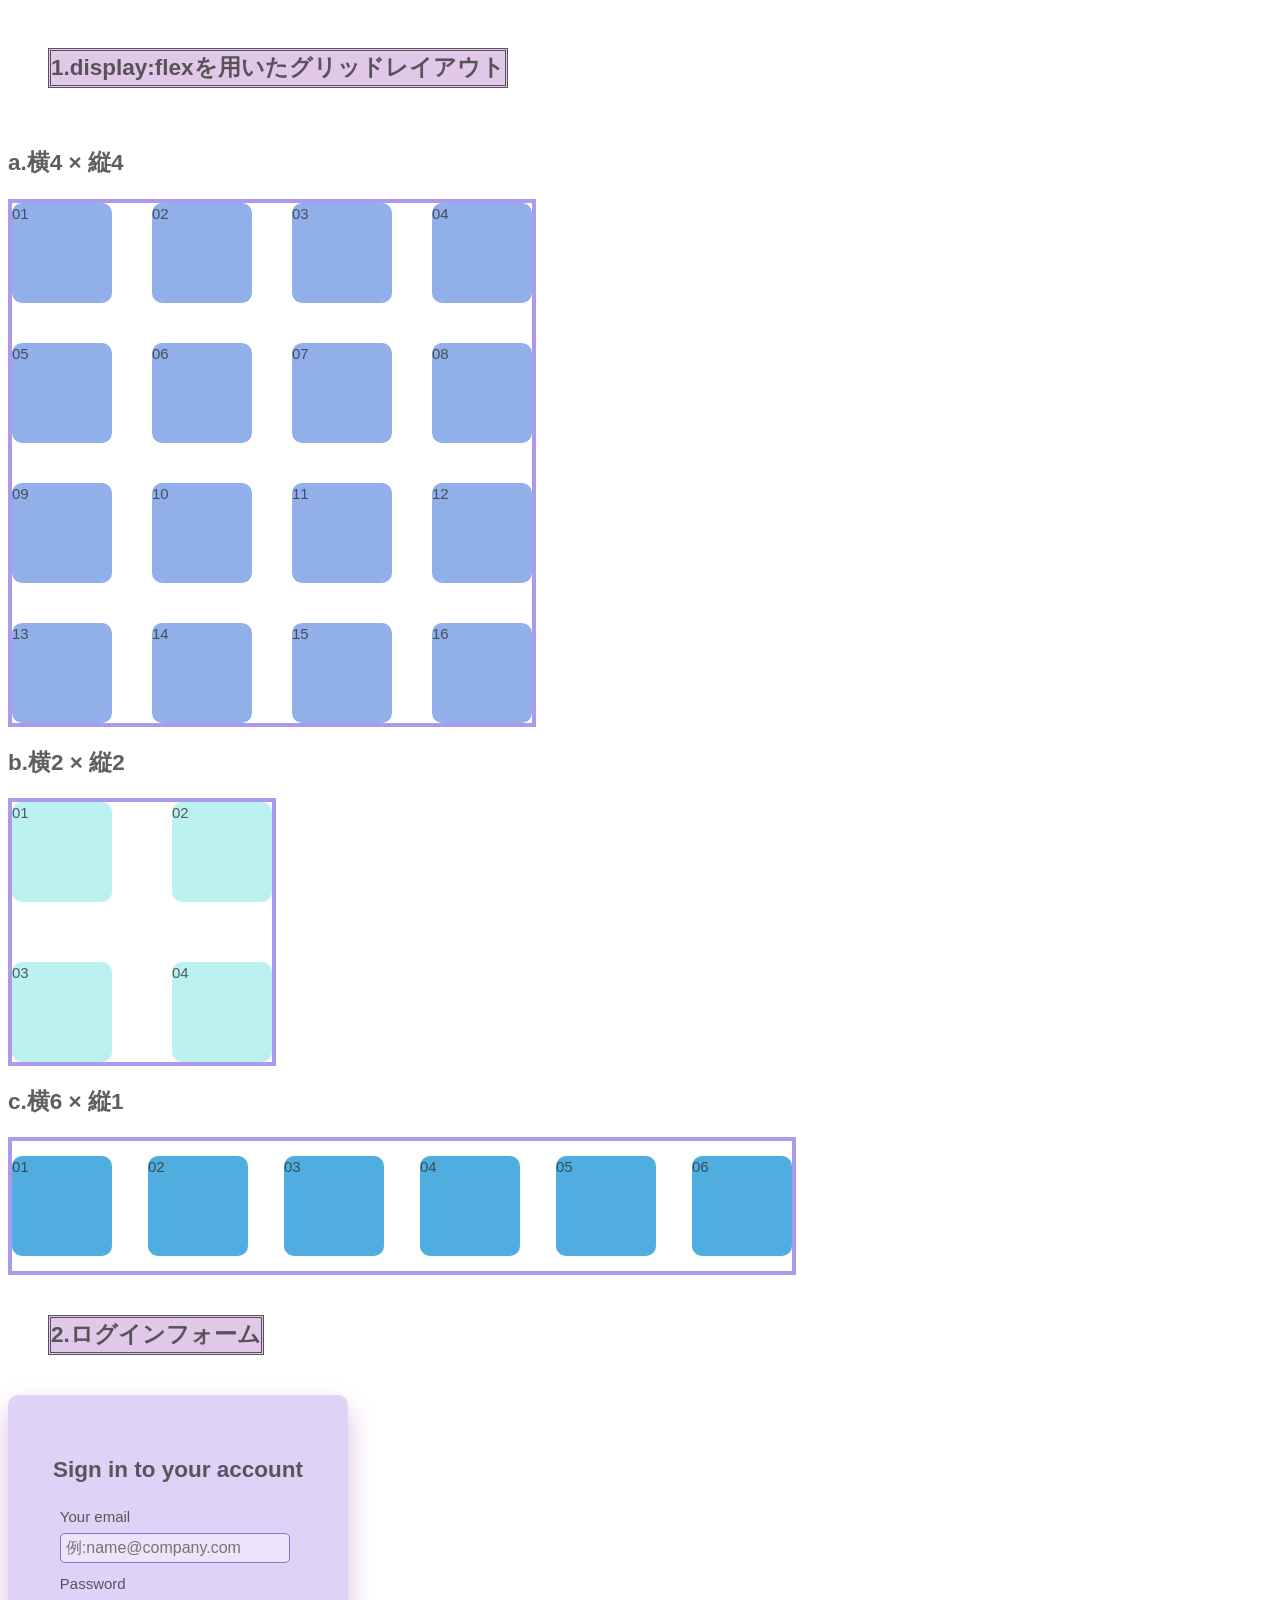
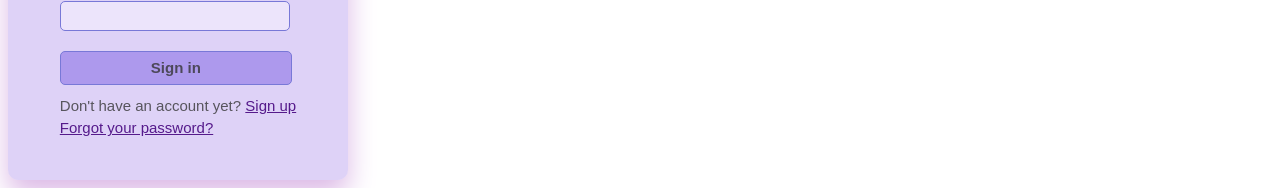
<file: index.html>
<!DOCTYPE html>
<html lang="en">
<head>
     <meta charset="UTF-8">
     <meta name="viewport" content="width=device-width, initial-scale=1.0">
     <title>Document</title>
     <link rel="stylesheet" href="style.css">
</head>
<body>
      <section class="hw-1">
            <h1 class="headline">1.display:flexを用いたグリッドレイアウト</h1>
            <h2>a.横4 × 縦4</h2>
            <div class="container-1">
                  <div class="item-1">01</div>
                  <div class="item-2">02</div>
                  <div class="item-3">03</div>
                  <div class="item-4">04</div>
                  <div class="item-5">05</div>
                  <div class="item-6">06</div>
                  <div class="item-7">07</div>
                  <div class="item-8">08</div>
                  <div class="item-1">09</div>
                  <div class="item-2">10</div>
                  <div class="item-3">11</div>
                  <div class="item-4">12</div>
                  <div class="item-5">13</div>
                  <div class="item-6">14</div>
                  <div class="item-7">15</div>
                  <div class="item-8">16</div>
            </div>
            <h2>b.横2 × 縦2</h2>
            <div class="container-2">
                  <div class="item-9">01</div>
                  <div class="item-10">02</div>
                  <div class="item-11">03</div>
                  <div class="item-12">04</div>
            </div>
            <h2>c.横6 × 縦1</h2>
            <div class="container-3">  
                  <div class="item-13">01</div>
                  <div class="item-14">02</div>
                  <div class="item-15">03</div>
                  <div class="item-16">04</div>
                  <div class="item-17">05</div>
                  <div class="item-18">06</div>
            </div>
      </section>
      <section class="hw-2">
            <h1 class="headline">2.ログインフォーム</h1>
            <div class="login-container">
                  <h2>Sign in to your account</h2>
                  <form>
                        <div class="form-group">
                              <label for="email">Your email</label>
                              <br> 
                              <input type="email" id="email" placeholder="例:name@company.com" autocomplete="email">
                        </div>
                        <div class="form-group">
                              <label for="password">Password</label>
                              <br>
                              <input type="password" id="password" name="password" autocomplete="current-password">
                        </div>
                        <button type="submit" id="button">Sign in</button>
                        <div class="signup-message">
                              Don't have an account yet? <a href="">Sign up</a>
                        </div>
                        <div class="forgot-message">
                              <a href="">Forgot your password?</a>
                        </div>
                  </form>
            </div>
      </section>                 
      <script src="script.js"></script>                   
</body>
</html>
</file>
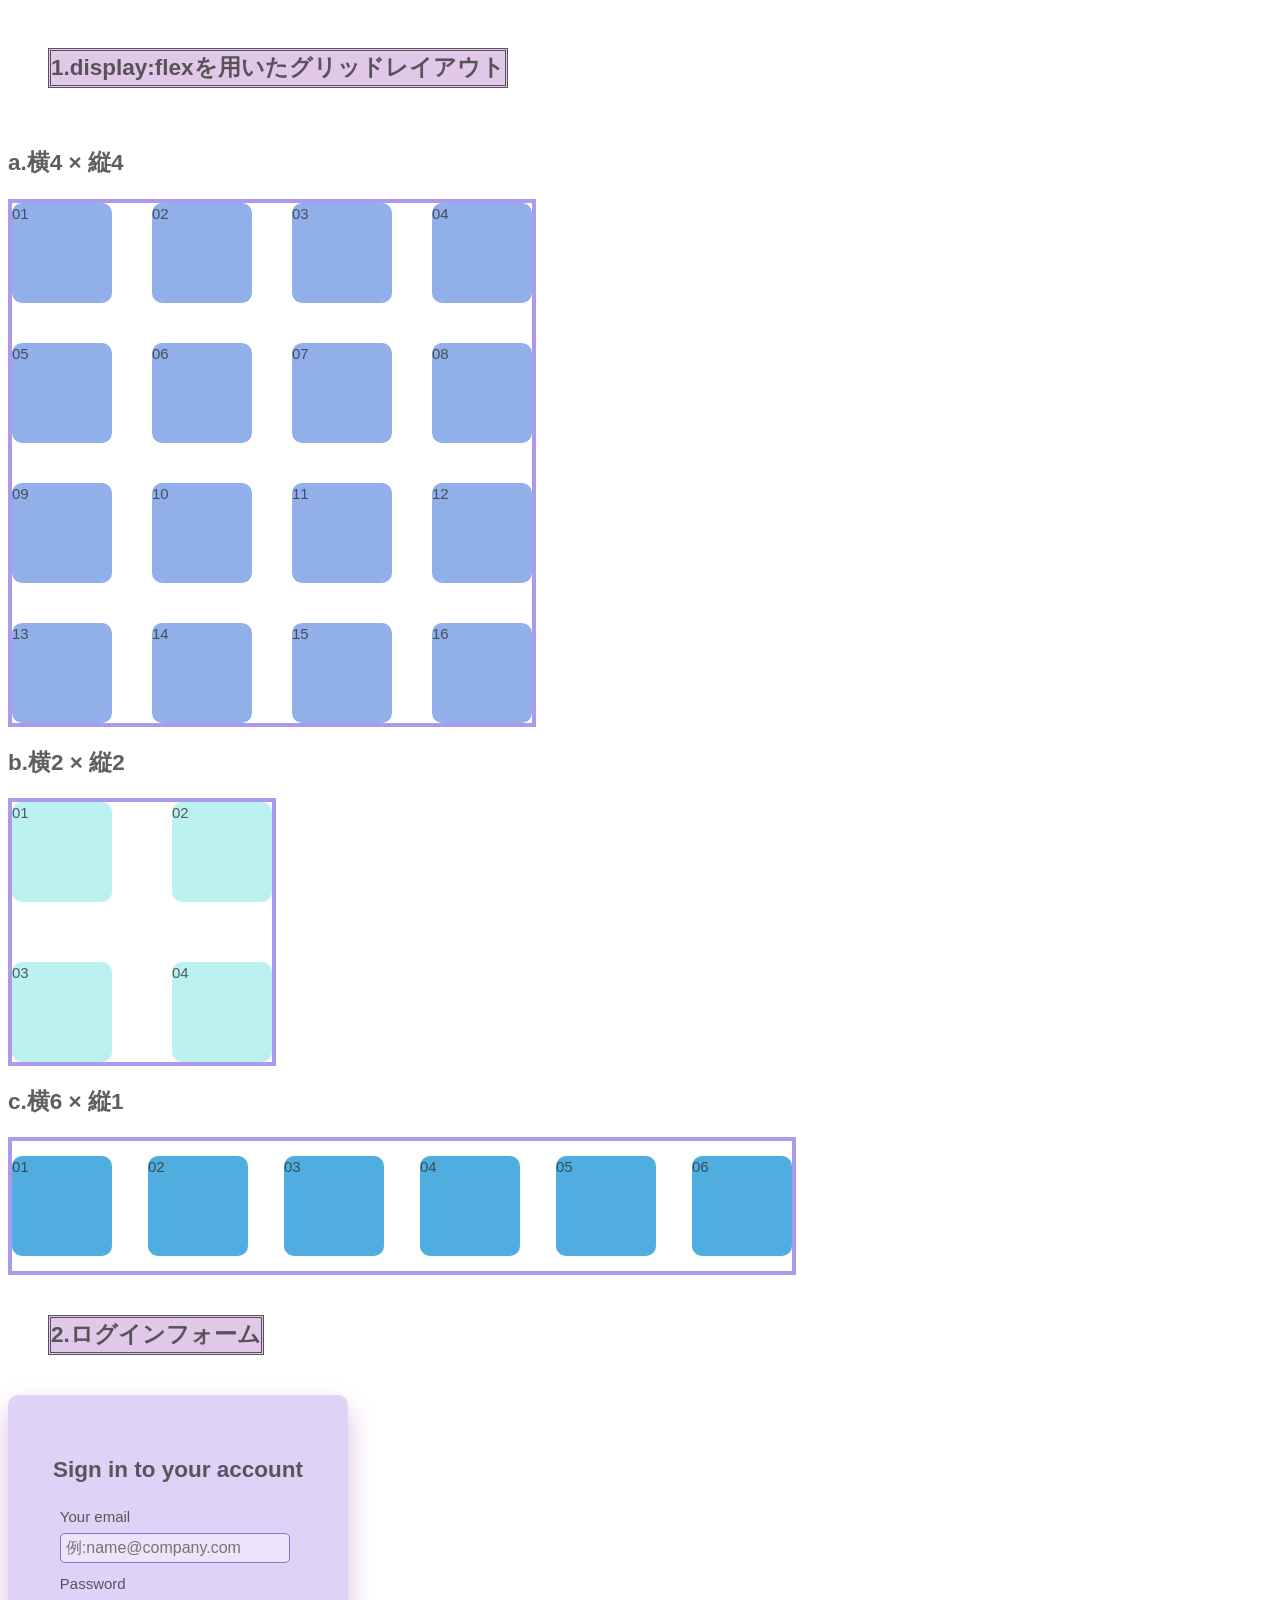
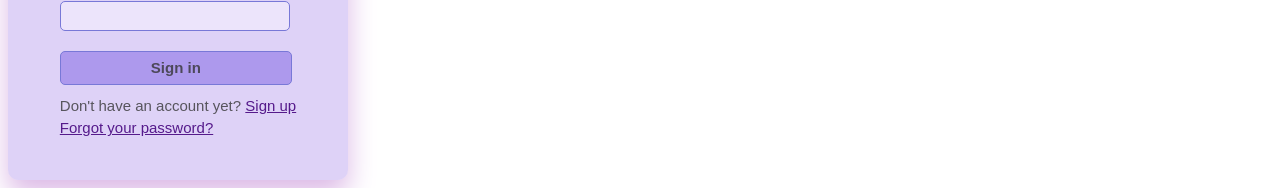
<file: html-css/index.html>
<!DOCTYPE html>
<html lang="en">
<head>
     <meta charset="UTF-8">
     <meta name="viewport" content="width=device-width, initial-scale=1.0">
     <title>Document</title>
     <link rel="stylesheet" href="style.css">
</head>
<body>
      <section class="hw-1">
            <h1 class="headline">1.display:flexを用いたグリッドレイアウト</h1>
            <h2>a.横4 × 縦4</h2>
            <div class="container-1">
                  <div class="item-1">01</div>
                  <div class="item-2">02</div>
                  <div class="item-3">03</div>
                  <div class="item-4">04</div>
                  <div class="item-5">05</div>
                  <div class="item-6">06</div>
                  <div class="item-7">07</div>
                  <div class="item-8">08</div>
                  <div class="item-1">09</div>
                  <div class="item-2">10</div>
                  <div class="item-3">11</div>
                  <div class="item-4">12</div>
                  <div class="item-5">13</div>
                  <div class="item-6">14</div>
                  <div class="item-7">15</div>
                  <div class="item-8">16</div>
            </div>
            <h2>b.横2 × 縦2</h2>
            <div class="container-2">
                  <div class="item-9">01</div>
                  <div class="item-10">02</div>
                  <div class="item-11">03</div>
                  <div class="item-12">04</div>
            </div>
            <h2>c.横6 × 縦1</h2>
            <div class="container-3">  
                  <div class="item-13">01</div>
                  <div class="item-14">02</div>
                  <div class="item-15">03</div>
                  <div class="item-16">04</div>
                  <div class="item-17">05</div>
                  <div class="item-18">06</div>
            </div>
      </section>
      <section class="hw-2">
            <h1 class="headline">2.ログインフォーム</h1>
            <div class="login-container">
                  <h2>Sign in to your account</h2>
                  <form>
                        <div class="form-group">
                              <label for="email">Your email</label>
                              <br> 
                              <input type="email" id="email" placeholder="例:name@company.com">
                        </div>
                        <div class="form-group">
                              <label for="password">Password</label>
                              <br>
                              <input type="password" id="password" name="password" required>
                        </div>
                        <button type="submit" id="button">Sign in</button>
                        <div class="signup-message">
                              Don't have an account yet? <a href="">Sign up</a>
                        </div>
                        <div class="forgot-message">
                              <a href="">Forgot your password?</a>
                        </div>
                  </form>
            </div>
      </section>
      <script src="../database/script.js"></script>                   
</body>
</html>
</file>
<file: style.css>
@charset "utf-8";
/* Base */
body {
    font-family: "Noto Sans JP", "Helvetica Neue", "Helvetica", "Hiragino Sans", "Hiragino Kaku Gothic ProN", "Arial", "Yu Gothic", "Meiryo", "sans-serif";
    font-size: 15px;
    line-height: 1.5;
    color: #333333c9; 
  }
/* display:flex */
.container-1 {
   border: 4px solid #ad99ed;
   display: flex;
   width: 520px;
   height: 520px;
   flex-wrap: wrap;
   gap: calc((520px - 100px * 4) / 3);                 ;
}
.container-2 {
   border: 4px solid #ad99ed;
   display: flex;
   width: 260px;
   height: 260px;
   flex-wrap: wrap;
   gap: calc(260px - 100px * 2);                          
}
.container-3 {                
   border: 4px solid #ad99ed;
   display: flex;
   width: 780px;
   height: 130px;
   gap: calc((780px - 100px * 6) / 5);   
}
.item-1, .item-2, .item-3, .item-4, .item-5,                
.item-6, .item-7, .item-8, .item-9, .item-10, 
.item-11, .item-12, .item-13, .item-14, .item-15, 
.item-16, .item-17, .item-18{
    width: 100px;
    height: 100px;
    display: flex;
    justify-items: center;
    align-content: center;
    border-radius: 10px;
}
.item-1, .item-2, .item-3, .item-4, .item-5,                
.item-6, .item-7, .item-8{
    background-color: rgb(145, 176, 234);
}
.item-9, .item-10, .item-11, .item-12{
    background-color: rgb(187, 241, 240);
}
.item-13, .item-14, .item-15, .item-16, .item-17, .item-18{
    background-color: rgb(80, 173, 223);
    align-self: center;                    
}
/* h1見出し */
h1 {
    border-style: double;
    background-color: rgb(225, 200, 232);
    display: inline-block;
    margin: 40px;
}
/* ログインフォーム */
.login-container {
    width: 260px;
    background-color: rgba(149, 109, 228, 0.311); 
    padding: 40px;
    border-radius: 10px;
    box-shadow: 0 14px 28px rgb(220, 185, 230);
    display: flex;
    flex-direction: column;
    align-items: center;
}
.form-group {
    margin-bottom: 10px;
}
button {
    all: unset;
    width: 230px;
    height: 32px;
    border: 1px solid rgb(120, 120, 215);
    background-color: #ad99ed;
    border-radius: 5px;
    text-align: center;
    line-height: 32px;
    cursor: pointer;
    font-weight: bold;
    margin: 10px 0;
}
button:hover {
    background-color: rgba(149, 109, 228, 0.178);
}
input {
    width: 230px;
    padding: 5px;
    border: 1px solid rgb(120, 120, 215);
    background-color: rgba(255, 255, 255, 0.4);
    border-radius: 5px;
    font-size: 16px;
    margin-top: 5px;
    box-sizing: border-box;
    color: #333333c9; 
}
input:focus {
    outline: none;
    box-shadow: 0 0 15px rgba(122, 54, 231, 0.5);
}
</file>
<file: html-css/style.css>
@charset "utf-8";
/* Base */
body {
    font-family: "Noto Sans JP", "Helvetica Neue", "Helvetica", "Hiragino Sans", "Hiragino Kaku Gothic ProN", "Arial", "Yu Gothic", "Meiryo", "sans-serif";
    font-size: 15px;
    line-height: 1.5;
    color: #333333c9; 
  }
/* display:flex */
.container-1 {
   border: 4px solid #ad99ed;
   display: flex;
   width: 520px;
   height: 520px;
   flex-wrap: wrap;
   gap: calc((520px - 100px * 4) / 3);                 ;
}
.container-2 {
   border: 4px solid #ad99ed;
   display: flex;
   width: 260px;
   height: 260px;
   flex-wrap: wrap;
   gap: calc(260px - 100px * 2);                          
}
.container-3 {                
   border: 4px solid #ad99ed;
   display: flex;
   width: 780px;
   height: 130px;
   gap: calc((780px - 100px * 6) / 5);   
}
.item-1, .item-2, .item-3, .item-4, .item-5,                
.item-6, .item-7, .item-8, .item-9, .item-10, 
.item-11, .item-12, .item-13, .item-14, .item-15, 
.item-16, .item-17, .item-18{
    width: 100px;
    height: 100px;
    display: flex;
    justify-items: center;
    align-content: center;
    border-radius: 10px;
}
.item-1, .item-2, .item-3, .item-4, .item-5,                
.item-6, .item-7, .item-8{
    background-color: rgb(145, 176, 234);
}
.item-9, .item-10, .item-11, .item-12{
    background-color: rgb(187, 241, 240);
}
.item-13, .item-14, .item-15, .item-16, .item-17, .item-18{
    background-color: rgb(80, 173, 223);
    align-self: center;                    
}
/* h1見出し */
h1 {
    border-style: double;
    background-color: rgb(225, 200, 232);
    display: inline-block;
    margin: 40px;
}
/* ログインフォーム */
.login-container {
    width: 260px;
    background-color: rgba(149, 109, 228, 0.311); 
    padding: 40px;
    border-radius: 10px;
    box-shadow: 0 14px 28px rgb(220, 185, 230);
    display: flex;
    flex-direction: column;
    align-items: center;
}
.form-group {
    margin-bottom: 10px;
}
button {
    all: unset;
    width: 230px;
    height: 32px;
    border: 1px solid rgb(120, 120, 215);
    background-color: #ad99ed;
    border-radius: 5px;
    text-align: center;
    line-height: 32px;
    cursor: pointer;
    font-weight: bold;
    margin: 10px 0;
}
button:hover {
    background-color: rgba(149, 109, 228, 0.178);
}
input {
    width: 230px;
    padding: 5px;
    border: 1px solid rgb(120, 120, 215);
    background-color: rgba(255, 255, 255, 0.4);
    border-radius: 5px;
    font-size: 16px;
    margin-top: 5px;
    box-sizing: border-box;
    color: #333333c9; 
}
input:focus {
    outline: none;
    box-shadow: 0 0 15px rgba(122, 54, 231, 0.5);
}
</file>
